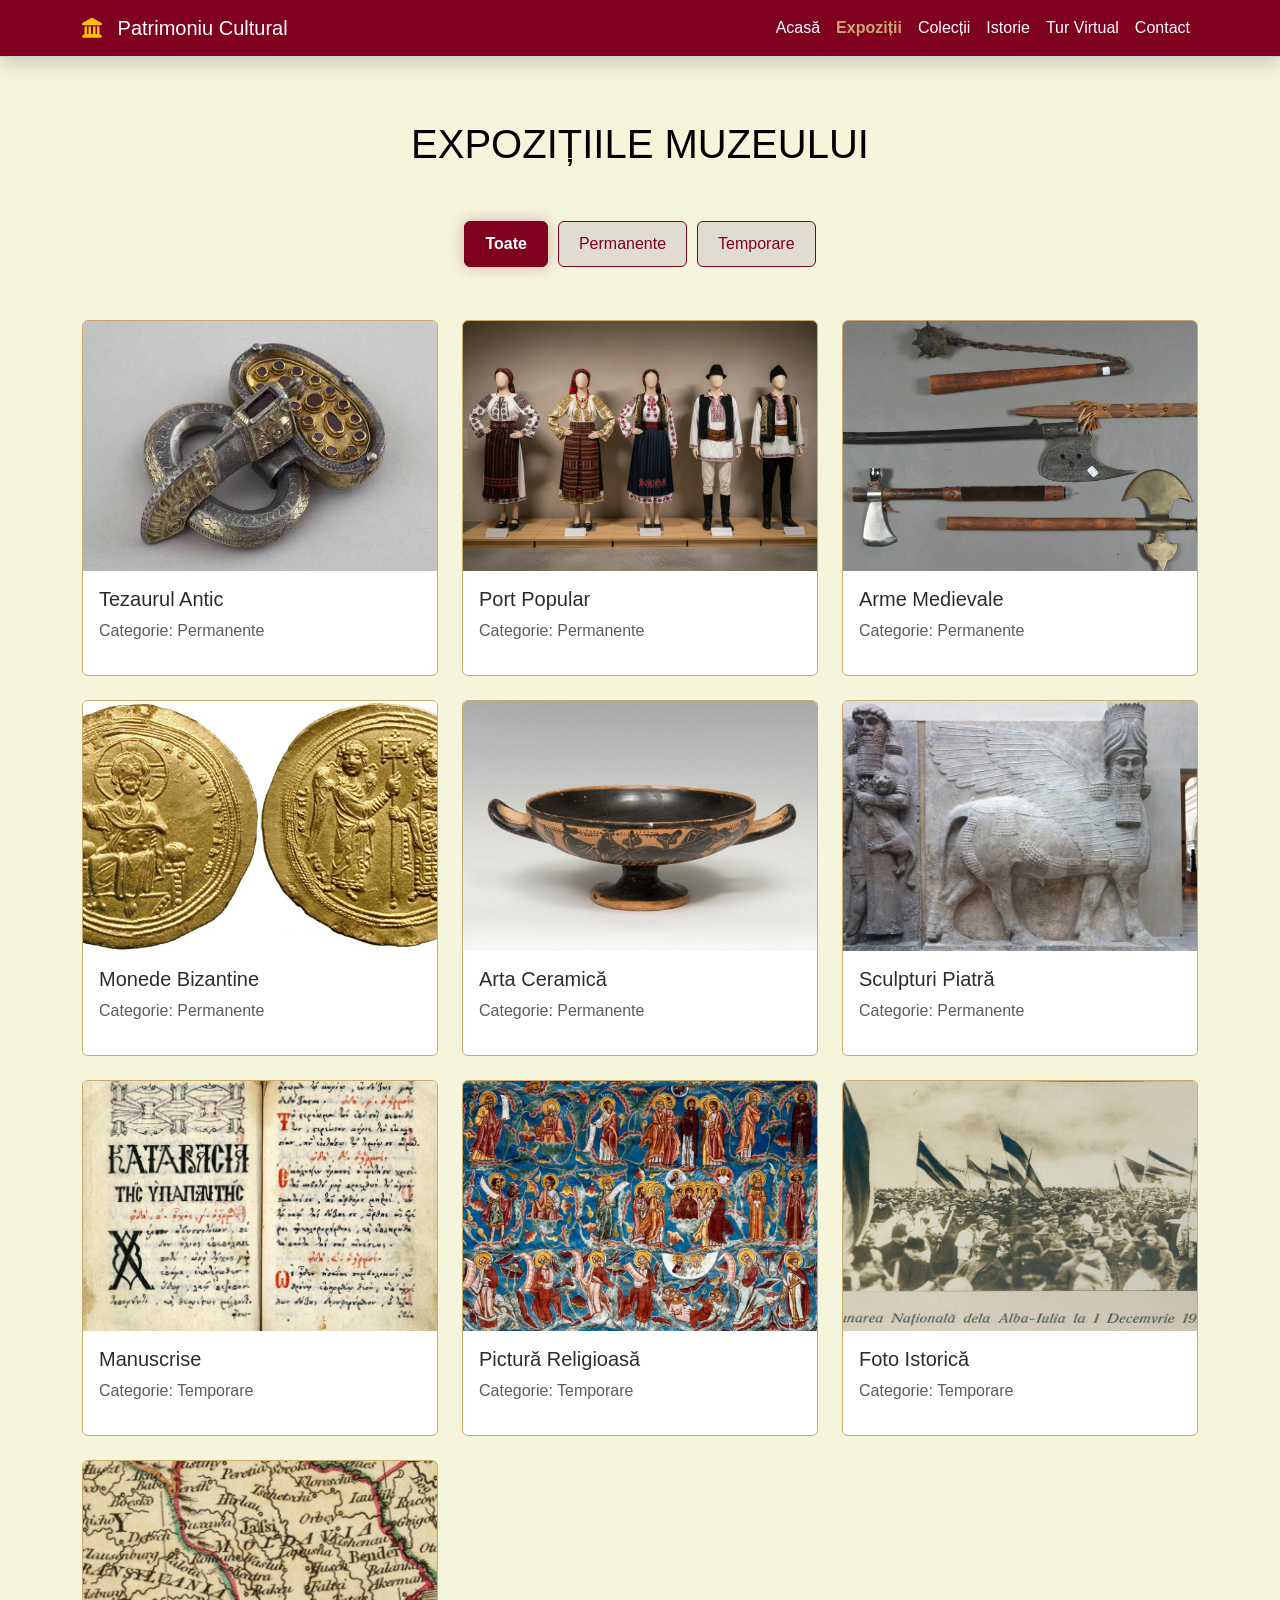
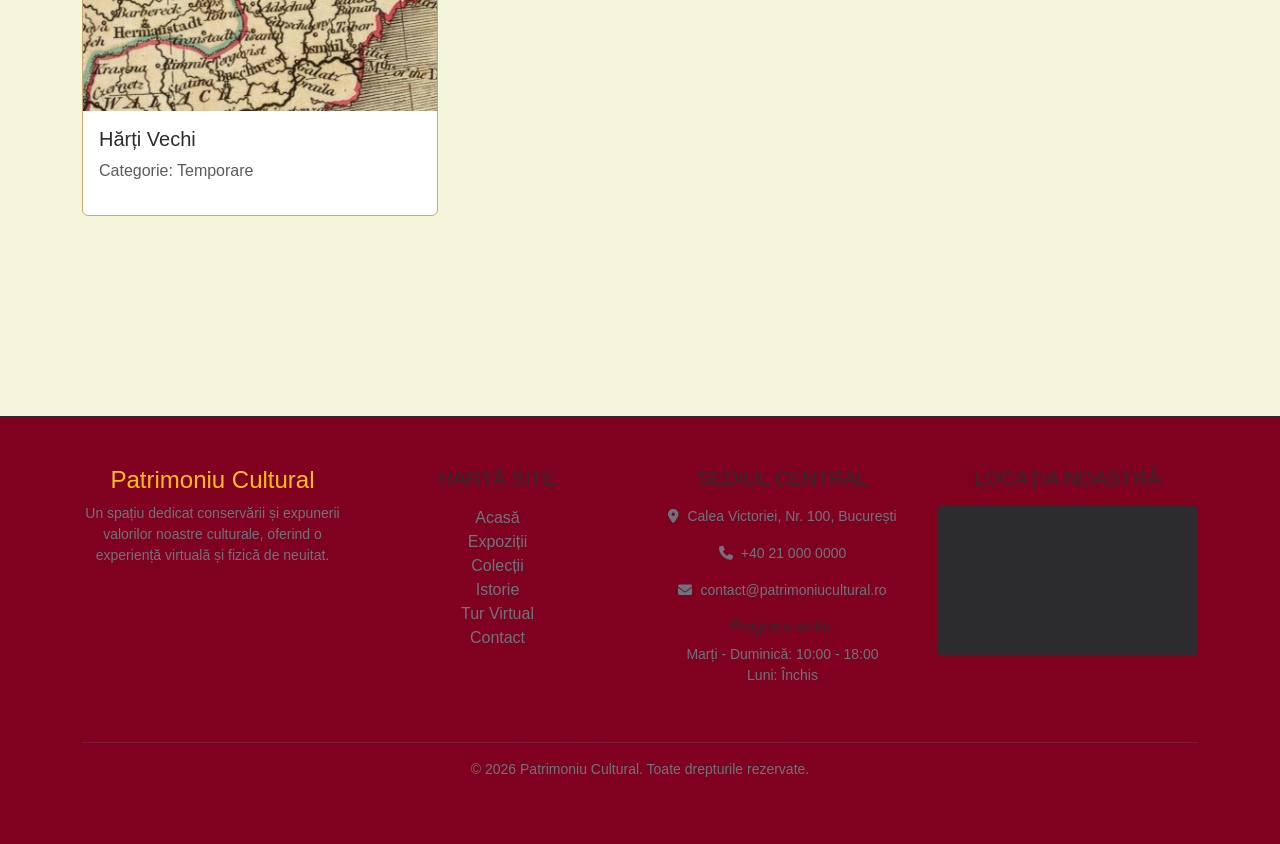
<file: exhibitions.html>
<!DOCTYPE html>
<html lang="ro">
<head>
    <meta charset="UTF-8">
    <meta name="viewport" content="width=device-width, initial-scale=1.0">
    <title>Expoziții | Patrimoniu Cultural</title>
    <link href="https://cdn.jsdelivr.net/npm/bootstrap@5.3.3/dist/css/bootstrap.min.css" rel="stylesheet">
    <link rel="stylesheet" href="https://cdnjs.cloudflare.com/ajax/libs/font-awesome/6.5.1/css/all.min.css">
    <link rel="stylesheet" href="css/css.css">
    
</head>
<body>

<nav class="navbar navbar-expand-lg navbar-dark fixed-top shadow">
    <div class="container">
        <a class="navbar-brand" href="index.html">
            <i class="fa-solid fa-landmark" style="color: #ffc107; margin-right: 10px;"></i> 
            Patrimoniu Cultural
        </a>
        
        <button class="navbar-toggler" type="button" data-bs-toggle="collapse" data-bs-target="#navbarNav">
            <span class="navbar-toggler-icon"></span>
        </button>

        <div class="collapse navbar-collapse" id="navbarNav">
            <ul class="navbar-nav ms-auto">
                <li class="nav-item"><a class="nav-link" href="index.html">Acasă</a></li>
                <li class="nav-item"><a class="nav-link active" href="exhibitions.html">Expoziții</a></li>
                <li class="nav-item"><a class="nav-link" href="collections.html">Colecții</a></li>
                <li class="nav-item"><a class="nav-link" href="history.html">Istorie</a></li>
                <li class="nav-item"><a class="nav-link" href="tur-virtual.html">Tur Virtual</a></li>
                <li class="nav-item"><a class="nav-link" href="contact.html">Contact</a></li>
            </ul>
        </div>
    </div>
</nav>

<div class="container" style="margin-top: 120px;">
    <h1 class="text-center mb-5 text-black">EXPOZIȚIILE MUZEULUI</h1>
    <div class="d-flex justify-content-center mb-5">
        <button class="btn btn-filter active" onclick="filtrare(this, 'toate')">Toate</button>
        <button class="btn btn-filter" onclick="filtrare(this, 'permanente')">Permanente</button>
        <button class="btn btn-filter" onclick="filtrare(this, 'temporare')">Temporare</button>
    </div>

    <div class="row g-4" id="grid-expozitii">
        <div class="col-md-4 expo-card-item" data-category="permanente"><div class="card h-100"><img src="img/1.webp" class="card-img-top" style="height:200px; object-fit:cover;"><div class="p-3"><h5>Tezaurul Antic</h5><p class="text-muted">Categorie: Permanente</p></div></div></div>
        <div class="col-md-4 expo-card-item" data-category="permanente"><div class="card h-100"><img src="img/2.webp" class="card-img-top" style="height:200px; object-fit:cover;"><div class="p-3"><h5>Port Popular</h5><p class="text-muted">Categorie: Permanente</p></div></div></div>
        <div class="col-md-4 expo-card-item" data-category="permanente"><div class="card h-100"><img src="img/7.webp" class="card-img-top" style="height:200px; object-fit:cover;"><div class="p-3"><h5>Arme Medievale</h5><p class="text-muted">Categorie: Permanente</p></div></div></div>
        <div class="col-md-4 expo-card-item" data-category="permanente"><div class="card h-100"><img src="img/8.jpg" class="card-img-top" style="height:200px; object-fit:cover;"><div class="p-3"><h5>Monede Bizantine</h5><p class="text-muted">Categorie: Permanente</p></div></div></div>
        <div class="col-md-4 expo-card-item" data-category="permanente"><div class="card h-100"><img src="img/9.jpg" class="card-img-top" style="height:200px; object-fit:cover;"><div class="p-3"><h5>Arta Ceramică</h5><p class="text-muted">Categorie: Permanente</p></div></div></div>
        <div class="col-md-4 expo-card-item" data-category="permanente"><div class="card h-100"><img src="img/10.jpg" class="card-img-top" style="height:200px; object-fit:cover;"><div class="p-3"><h5>Sculpturi Piatră</h5><p class="text-muted">Categorie: Permanente</p></div></div></div>
        <div class="col-md-4 expo-card-item" data-category="temporare"><div class="card h-100"><img src="img/11.jpg" class="card-img-top" style="height:200px; object-fit:cover;"><div class="p-3"><h5>Manuscrise</h5><p class="text-muted">Categorie: Temporare</p></div></div></div>
        <div class="col-md-4 expo-card-item" data-category="temporare"><div class="card h-100"><img src="img/12.jpg" class="card-img-top" style="height:200px; object-fit:cover;"><div class="p-3"><h5>Pictură Religioasă</h5><p class="text-muted">Categorie: Temporare</p></div></div></div>
        <div class="col-md-4 expo-card-item" data-category="temporare"><div class="card h-100"><img src="img/13.jpg" class="card-img-top" style="height:200px; object-fit:cover;"><div class="p-3"><h5>Foto Istorică</h5><p class="text-muted">Categorie: Temporare</p></div></div></div>
        <div class="col-md-4 expo-card-item" data-category="temporare"><div class="card h-100"><img src="img/14.jpg" class="card-img-top" style="height:200px; object-fit:cover;"><div class="p-3"><h5>Hărți Vechi</h5><p class="text-muted">Categorie: Temporare</p></div></div></div>
    </div>
</div>
<footer class="text-white py-5" style="background-color: #121212; border-top: 2px solid #2c2c2e; margin-top: 50px;">
    <div class="container">
        <div class="row">
            <!-- Coloana 1: Logo și Descriere -->
            <div class="col-md-3 mb-4">
                <h4 class="text-warning">Patrimoniu Cultural</h4>
                <p class="small text-secondary">Un spațiu dedicat conservării și expunerii valorilor noastre culturale, oferind o experiență virtuală și fizică de neuitat.</p>
            </div>

            <!-- Coloana 2: Harta Site -->
            <div class="col-md-3 mb-4">
                <h5 class="mb-3">HARTĂ SITE</h5>
                <ul class="list-unstyled">
                    <li><a href="index.html" class="text-decoration-none text-secondary">Acasă</a></li>
                    <li><a href="exhibitions.html" class="text-decoration-none text-secondary">Expoziții</a></li>
                    <li><a href="collections.html" class="text-decoration-none text-secondary">Colecții</a></li>
                    <li><a href="history.html" class="text-decoration-none text-secondary">Istorie</a></li>
                    <li><a href="virtual-tour.html" class="text-decoration-none text-secondary">Tur Virtual</a></li>
                    <li><a href="contact.html" class="text-decoration-none text-secondary">Contact</a></li>
                </ul>
            </div>

            <!-- Coloana 3: Informații conform image_09a301.png -->
            <div class="col-md-3 mb-4">
                <h5 class="mb-3">SEDIUL CENTRAL</h5>
                <p class="text-secondary small"><i class="fa-solid fa-location-dot me-2"></i>Calea Victoriei, Nr. 100, București</p>
                <p class="text-secondary small"><i class="fa-solid fa-phone me-2"></i>+40 21 000 0000</p>
                <p class="text-secondary small"><i class="fa-solid fa-envelope me-2"></i>contact@patrimoniucultural.ro</p>
                <h6 class="mt-3">Program vizite:</h6>
                <p class="text-secondary small">Marți - Duminică: 10:00 - 18:00<br>Luni: Închis</p>
            </div>

            <!-- Coloana 4: Locație -->
            <div class="col-md-3">
                <h5 class="mb-3">LOCAȚIA NOASTRĂ</h5>
                <div style="width: 100%; height: 150px; background-color: #2c2c2e; border-radius: 5px;">
                    <!-- Aici pui iframe-ul tău de la Google Maps -->
                    <iframe src="https://www.google.com/maps/embed?..." width="100%" height="100%" style="border:0;" allowfullscreen="" loading="lazy"></iframe>
                </div>
            </div>
        </div>
        <hr class="border-secondary">
        <p class="text-center text-secondary small">&copy; 2026 Patrimoniu Cultural. Toate drepturile rezervate.</p>
    </div>
</footer>
<script>
    function filtrare(btn, cat) {
        document.querySelectorAll('.btn-filter').forEach(b => b.classList.remove('active'));
        btn.classList.add('active');
        document.querySelectorAll('.expo-card-item').forEach(card => {
            card.style.display = (cat === 'toate' || card.getAttribute('data-category') === cat) ? 'block' : 'none';
        });
    }
</script>
<script src="https://cdn.jsdelivr.net/npm/bootstrap@5.3.3/dist/js/bootstrap.bundle.min.js"></script>

</body>
</html>
</file>
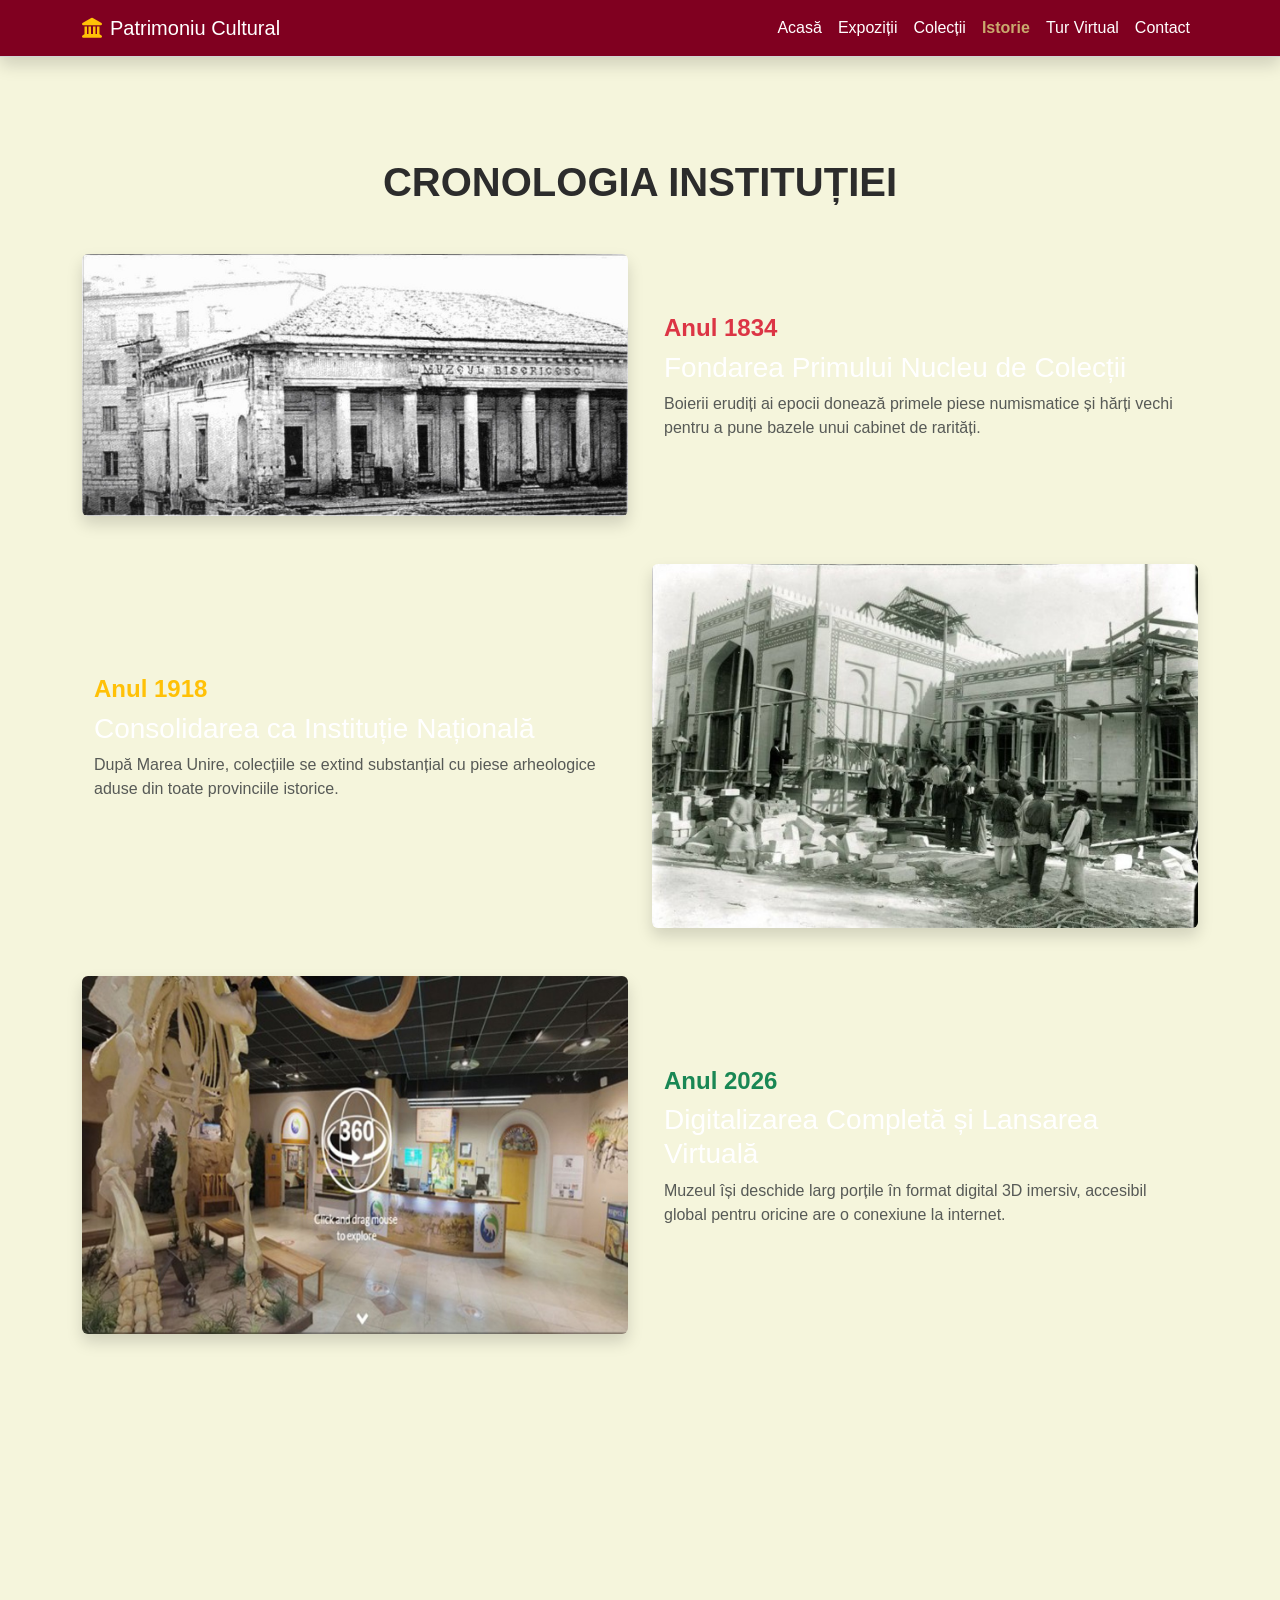
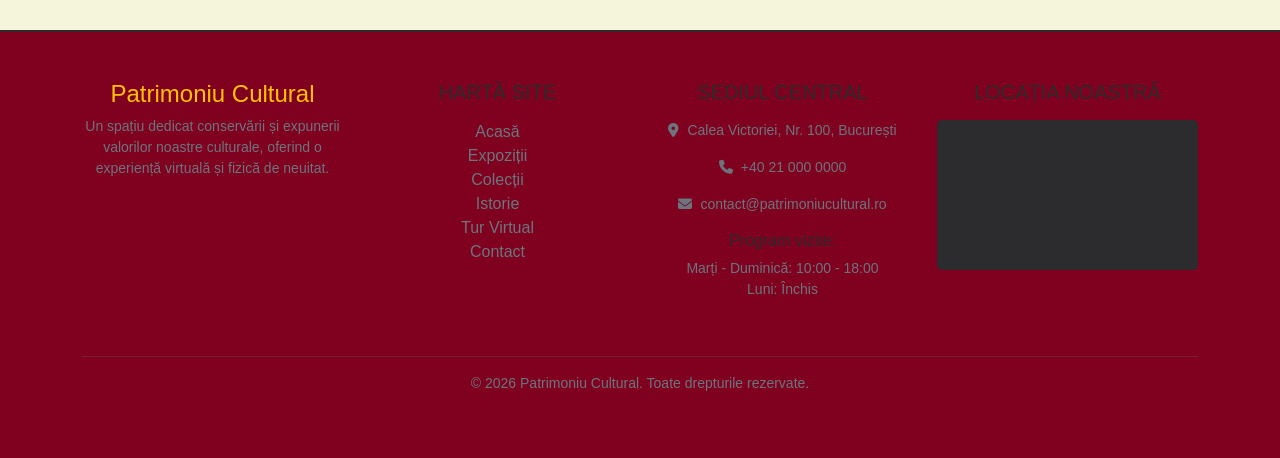
<file: history.html>
<!DOCTYPE html>
<html lang="ro">
<head>
    <meta charset="UTF-8">
    <meta name="viewport" content="width=device-width, initial-scale=1.0">
    <title>Istorie | Muzeul Virtual</title>
    <link href="https://cdn.jsdelivr.net/npm/bootstrap@5.3.3/dist/css/bootstrap.min.css" rel="stylesheet">
    <link rel="stylesheet" href="https://cdnjs.cloudflare.com/ajax/libs/font-awesome/6.5.1/css/all.min.css">
    <link rel="stylesheet" href="css/css.css">
</head>
<body>

    <nav class="navbar navbar-expand-lg navbar-dark fixed-top shadow">
        <div class="container">
            <a class="navbar-brand" href="index.html"><i class="fa-solid fa-landmark me-2 text-warning"></i>Patrimoniu Cultural</a>
            <button class="navbar-toggler" type="button" data-bs-toggle="collapse" data-bs-target="#navbarNav"><span class="navbar-toggler-icon"></span></button>
            <div class="collapse navbar-collapse" id="navbarNav">
                <ul class="navbar-nav ms-auto">
                    <li class="nav-item"><a class="nav-link" href="index.html">Acasă</a></li>
                    <li class="nav-item"><a class="nav-link" href="exhibitions.html">Expoziții</a></li>
                    <li class="nav-item"><a class="nav-link" href="collections.html">Colecții</a></li>
                    <li class="nav-item"><a class="nav-link active" href="history.html">Istorie</a></li>
                    <li class="nav-item"><a class="nav-link" href="virtual-tour.html">Tur Virtual</a></li>
                    <li class="nav-item"><a class="nav-link" href="contact.html">Contact</a></li>
                </ul>
            </div>
        </div>
    </nav>

   <main style="margin-top: 110px;">
    <div class="container py-5">
        <h1 class="text-center mb-5 text-uppercase fw-bold" style="color: #ffffff;">Cronologia Instituției</h1>

        <div class="row align-items-center mb-5">
            <div class="col-md-6">
                <img src="img/4.jpg" class="img-fluid rounded shadow" alt="1834">
            </div>
            <div class="col-md-6 p-4">
                <h4 class="text-danger fw-bold">Anul 1834</h4>
                <h3 class="text-white">Fondarea Primului Nucleu de Colecții</h3>
                <p class="text-muted">Boierii erudiți ai epocii donează primele piese numismatice și hărți vechi pentru a pune bazele unui cabinet de rarități.</p>
            </div>
        </div>

        <div class="row align-items-center mb-5 flex-md-row-reverse">
            <div class="col-md-6">
                <img src="img/6.jpg" class="img-fluid rounded shadow" alt="1918">
            </div>
            <div class="col-md-6 p-4">
                <h4 class="text-warning fw-bold">Anul 1918</h4>
                <h3 class="text-white">Consolidarea ca Instituție Națională</h3>
                <p class="text-muted">După Marea Unire, colecțiile se extind substanțial cu piese arheologice aduse din toate provinciile istorice.</p>
            </div>
        </div>

        <div class="row align-items-center mb-5">
            <div class="col-md-6">
                <img src="img/5.jpg" class="img-fluid rounded shadow" alt="2026">
            </div>
            <div class="col-md-6 p-4">
                <h4 class="text-success fw-bold">Anul 2026</h4>
                <h3 class="text-white">Digitalizarea Completă și Lansarea Virtuală</h3>
                <p class="text-muted">Muzeul își deschide larg porțile în format digital 3D imersiv, accesibil global pentru oricine are o conexiune la internet.</p>
            </div>
        </div>
    </div>
</main>

   <footer class="text-white py-5" style="background-color: #121212; border-top: 2px solid #2c2c2e; margin-top: 50px;">
    <div class="container">
        <div class="row">
            <!-- Coloana 1: Logo și Descriere -->
            <div class="col-md-3 mb-4">
                <h4 class="text-warning">Patrimoniu Cultural</h4>
                <p class="small text-secondary">Un spațiu dedicat conservării și expunerii valorilor noastre culturale, oferind o experiență virtuală și fizică de neuitat.</p>
            </div>

            <!-- Coloana 2: Harta Site -->
            <div class="col-md-3 mb-4">
                <h5 class="mb-3">HARTĂ SITE</h5>
                <ul class="list-unstyled">
                    <li><a href="index.html" class="text-decoration-none text-secondary">Acasă</a></li>
                    <li><a href="exhibitions.html" class="text-decoration-none text-secondary">Expoziții</a></li>
                    <li><a href="collections.html" class="text-decoration-none text-secondary">Colecții</a></li>
                    <li><a href="history.html" class="text-decoration-none text-secondary">Istorie</a></li>
                    <li><a href="virtual-tour.html" class="text-decoration-none text-secondary">Tur Virtual</a></li>
                    <li><a href="contact.html" class="text-decoration-none text-secondary">Contact</a></li>
                </ul>
            </div>

            <!-- Coloana 3: Informații conform image_09a301.png -->
            <div class="col-md-3 mb-4">
                <h5 class="mb-3">SEDIUL CENTRAL</h5>
                <p class="text-secondary small"><i class="fa-solid fa-location-dot me-2"></i>Calea Victoriei, Nr. 100, București</p>
                <p class="text-secondary small"><i class="fa-solid fa-phone me-2"></i>+40 21 000 0000</p>
                <p class="text-secondary small"><i class="fa-solid fa-envelope me-2"></i>contact@patrimoniucultural.ro</p>
                <h6 class="mt-3">Program vizite:</h6>
                <p class="text-secondary small">Marți - Duminică: 10:00 - 18:00<br>Luni: Închis</p>
            </div>

            <!-- Coloana 4: Locație -->
            <div class="col-md-3">
                <h5 class="mb-3">LOCAȚIA NOASTRĂ</h5>
                <div style="width: 100%; height: 150px; background-color: #2c2c2e; border-radius: 5px;">
                    <!-- Aici pui iframe-ul tău de la Google Maps -->
                    <iframe src="https://www.google.com/maps/embed?..." width="100%" height="100%" style="border:0;" allowfullscreen="" loading="lazy"></iframe>
                </div>
            </div>
        </div>
        <hr class="border-secondary">
        <p class="text-center text-secondary small">&copy; 2026 Patrimoniu Cultural. Toate drepturile rezervate.</p>
    </div>
</footer>

    <script src="https://cdn.jsdelivr.net/npm/bootstrap@5.3.3/dist/js/bootstrap.bundle.min.js"></script>
    <script src="js/main.js"></script>
</body>
</html>
</file>
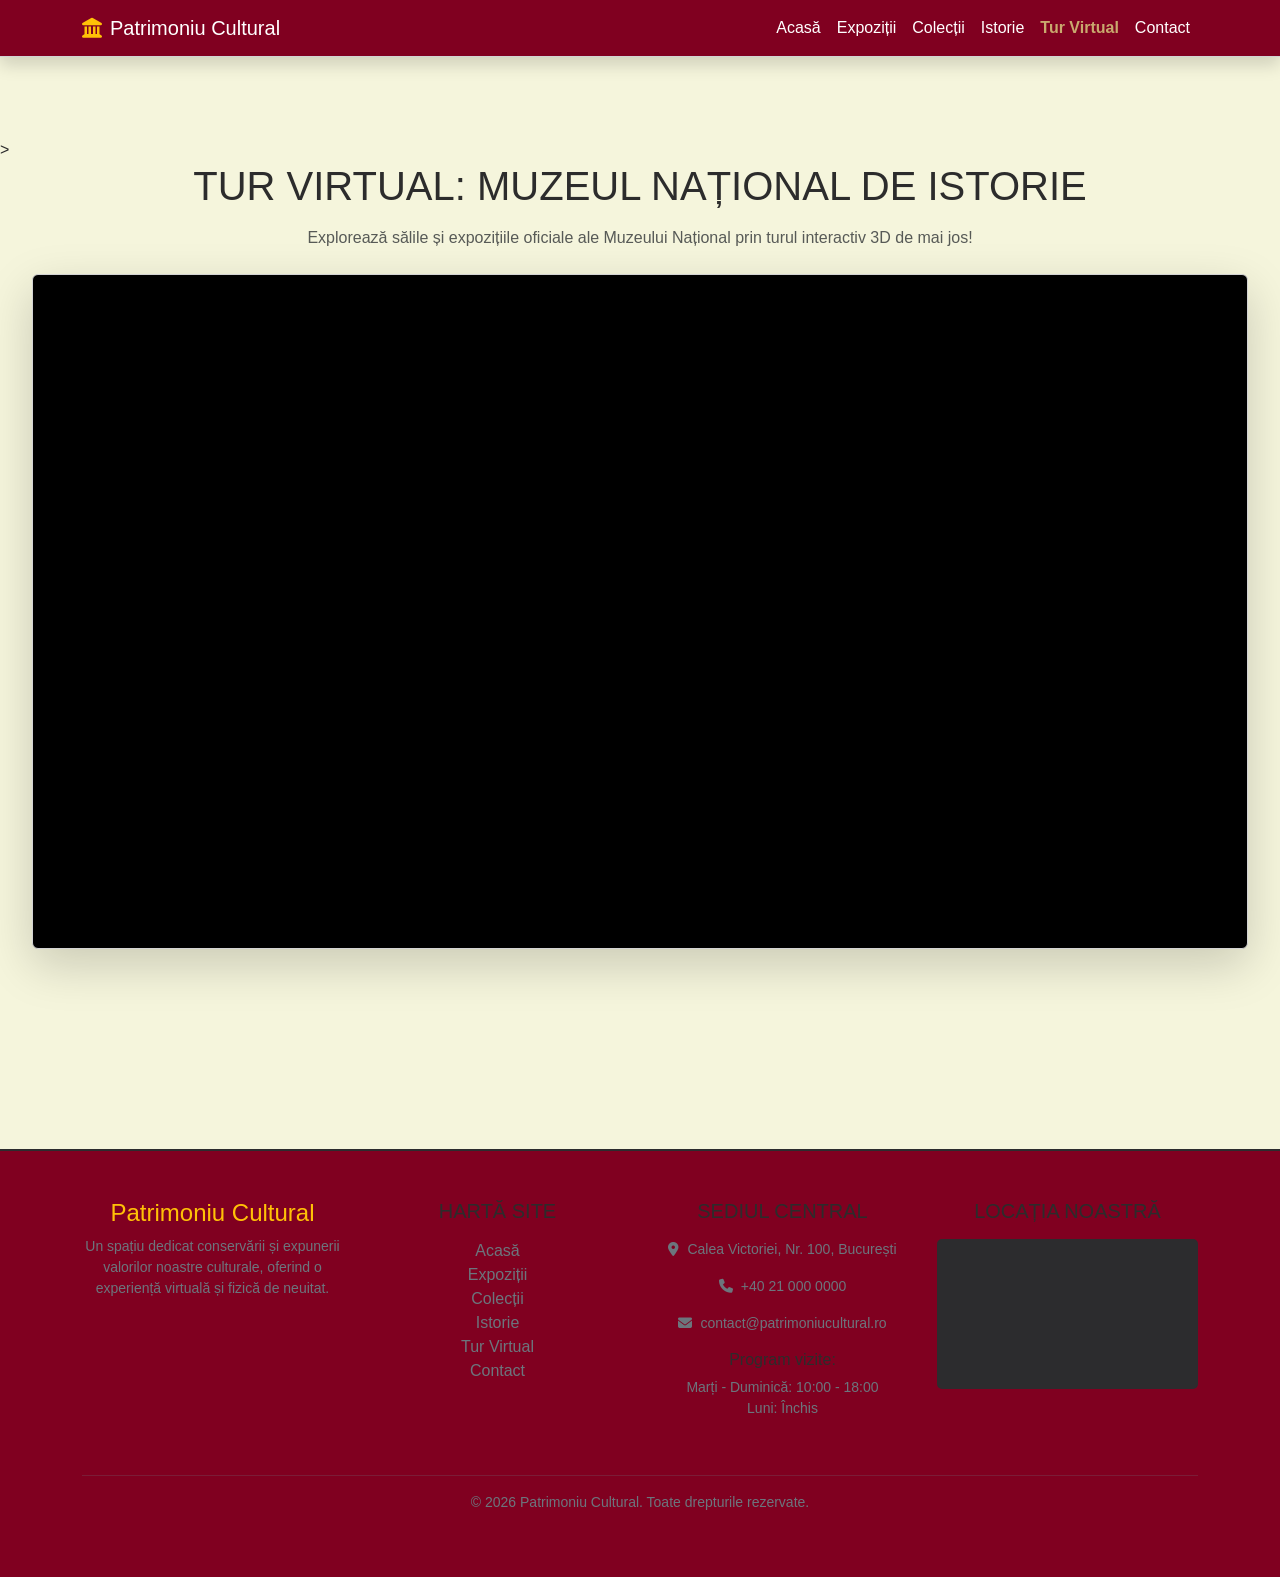
<file: virtual-tour.html>
<!DOCTYPE html>
<html lang="ro">
<head>
    <meta charset="UTF-8">
    <meta name="viewport" content="width=device-width, initial-scale=1.0">
    <title>Tur Virtual | Patrimoniu Cultural</title>
    
    <link href="https://cdn.jsdelivr.net/npm/bootstrap@5.3.3/dist/css/bootstrap.min.css" rel="stylesheet">
    <link rel="stylesheet" href="https://cdnjs.cloudflare.com/ajax/libs/font-awesome/6.5.1/css/all.min.css">
    
    <link rel="stylesheet" href="css/css.css">
</head>
<body>

    <nav class="navbar navbar-expand-lg navbar-dark fixed-top shadow">
        <div class="container">
            <a class="navbar-brand" href="index.html">
                <i class="fa-solid fa-landmark me-2 text-warning"></i>Patrimoniu Cultural
            </a>
            <button class="navbar-toggler" type="button" data-bs-toggle="collapse" data-bs-target="#navbarNav">
                <span class="navbar-toggler-icon"></span>
            </button>
            <div class="collapse navbar-collapse" id="navbarNav">
                <ul class="navbar-nav ms-auto">
                    <li class="nav-item"><a class="nav-link" href="index.html">Acasă</a></li>
                    <li class="nav-item"><a class="nav-link" href="exhibitions.html">Expoziții</a></li>
                    <li class="nav-item"><a class="nav-link" href="collections.html">Colecții</a></li>
                    <li class="nav-item"><a class="nav-link" href="history.html">Istorie</a></li>
                    <li class="nav-item"><a class="nav-link active" href="virtual-tour.html">Tur Virtual</a></li>
                    <li class="nav-item"><a class="nav-link" href="contact.html">Contact</a></li>
                </ul>
            </div>
        </div>
    </nav>

    <main class="main-content">
        <div class="container py-4"style="margin-top: 90px; text-align: center; padding: 20px;"></div>>
            <h1 class="text-center mb-3 text-uppercase main-title">
                Tur Virtual: Muzeul Național de Istorie
            </h1>
            <p class="text-center text-muted mb-4 col-md-8 mx-auto">
                Explorează sălile și expozițiile oficiale ale Muzeului Național prin turul interactiv 3D de mai jos!
            </p>
            
            <div class="mx-auto rounded museum-container shadow-lg">
                <iframe id="iframe-muzeu" src="https://www.nationalmuseum.md/3Dtur-muzeu/index.html" allowfullscreen></iframe>
            </div>
        </div>
    </main>
<footer class="text-white py-5" style="background-color: #121212; border-top: 2px solid #2c2c2e; margin-top: 50px;">
    <div class="container">
        <div class="row">
            <!-- Coloana 1: Logo și Descriere -->
            <div class="col-md-3 mb-4">
                <h4 class="text-warning">Patrimoniu Cultural</h4>
                <p class="small text-secondary">Un spațiu dedicat conservării și expunerii valorilor noastre culturale, oferind o experiență virtuală și fizică de neuitat.</p>
            </div>

            <!-- Coloana 2: Harta Site -->
            <div class="col-md-3 mb-4">
                <h5 class="mb-3">HARTĂ SITE</h5>
                <ul class="list-unstyled">
                    <li><a href="index.html" class="text-decoration-none text-secondary">Acasă</a></li>
                    <li><a href="exhibitions.html" class="text-decoration-none text-secondary">Expoziții</a></li>
                    <li><a href="collections.html" class="text-decoration-none text-secondary">Colecții</a></li>
                    <li><a href="history.html" class="text-decoration-none text-secondary">Istorie</a></li>
                    <li><a href="virtual-tour.html" class="text-decoration-none text-secondary">Tur Virtual</a></li>
                    <li><a href="contact.html" class="text-decoration-none text-secondary">Contact</a></li>
                </ul>
            </div>

            <!-- Coloana 3: Informații conform image_09a301.png -->
            <div class="col-md-3 mb-4">
                <h5 class="mb-3">SEDIUL CENTRAL</h5>
                <p class="text-secondary small"><i class="fa-solid fa-location-dot me-2"></i>Calea Victoriei, Nr. 100, București</p>
                <p class="text-secondary small"><i class="fa-solid fa-phone me-2"></i>+40 21 000 0000</p>
                <p class="text-secondary small"><i class="fa-solid fa-envelope me-2"></i>contact@patrimoniucultural.ro</p>
                <h6 class="mt-3">Program vizite:</h6>
                <p class="text-secondary small">Marți - Duminică: 10:00 - 18:00<br>Luni: Închis</p>
            </div>

            <!-- Coloana 4: Locație -->
            <div class="col-md-3">
                <h5 class="mb-3">LOCAȚIA NOASTRĂ</h5>
                <div style="width: 100%; height: 150px; background-color: #2c2c2e; border-radius: 5px;">
                    <!-- Aici pui iframe-ul tău de la Google Maps -->
                    <iframe src="https://www.google.com/maps/embed?..." width="100%" height="100%" style="border:0;" allowfullscreen="" loading="lazy"></iframe>
                </div>
            </div>
        </div>
        <hr class="border-secondary">
        <p class="text-center text-secondary small">&copy; 2026 Patrimoniu Cultural. Toate drepturile rezervate.</p>
    </div>
</footer>
    <script src="https://cdn.jsdelivr.net/npm/bootstrap@5.3.3/dist/js/bootstrap.bundle.min.js"></script>
</body>
</html>
</file>
<file: css/css.css>
/* --- SETĂRI CULORI CONFORM CERINȚEI (Bordo, Auriu, Bej) --- */
:root {
    --bg-dark: #f5f5dc;           /* Bej fundal */
    --bg-card: #ffffff;           /* Alb card */
    --text-main: #2c2c2c;         /* Text închis */
    --text-muted: #6c757d;
    --accent-gold: #C9A96E;       /* Auriu */
    --bordo: #800020;             /* Bordo */
    --border-neutral: #d3d3d3;
}

body {
    background-color: var(--bg-dark) !important;
    color: var(--text-main) !important;
    font-family: sans-serif;
}

/* --- NAVBAR --- */
.navbar {
    background-color: var(--bordo) !important;
    border-bottom: 1px solid var(--border-neutral) !important;
}
.navbar-brand, .nav-link { color: #ffffff !important; }
.nav-link.active { color: var(--accent-gold) !important; font-weight: bold; }

/* --- CARDURI ȘI ELEMENTE --- */
.card, .bg-light, .bg-white {
    background-color: var(--bg-card) !important;
    border: 1px solid var(--accent-gold) !important;
    color: var(--text-main) !important;
}

/* --- PAGINA CONTACT & FORMULAR --- */
.form-label, h1, h4, h5, h6, p, span, label, .small.text-muted { 
    color: var(--text-main) !important; 
}

.form-control {
    background-color: #fff !important;
    color: #000 !important;
    border: 1px solid var(--bordo) !important;
}

.btn-gold {
    background-color: var(--accent-gold) !important;
    color: #000 !important;
    font-weight: bold;
}
.btn-gold:hover { background-color: #b5955e !important; }

/* --- TUR VIRTUAL --- */
.museum-container {
    width: 95%;
    height: 75vh;
    margin: 20px auto;
    border: 1px solid var(--border-neutral);
    border-radius: 8px;
    background-color: #000;
    overflow: hidden;
    position: relative;
}
#iframe-muzeu {
    width: 100%;
    height: 100%;
    border: none;
    display: block;
}
.text-section-title {
    margin-top: 90px;
    margin-bottom: 20px;
    text-align: center;
}

/* --- BUTOANE FILTRU --- */
.btn-filter, .filter-btn {
    background-color: #e0dcd0 !important;
    color: var(--bordo) !important;
    border: 1px solid var(--bordo) !important;
    padding: 10px 20px !important;
    margin: 5px !important;
    transition: 0.3s !important;
}
.btn-filter.active, .filter-btn.active {
    background-color: var(--bordo) !important;
    color: #ffffff !important;
    font-weight: bold !important;
    box-shadow: 0 0 15px rgba(128, 0, 32, 0.3) !important;
}

/* --- FOOTER --- */
footer {
    margin-top: 200px !important; 
    padding: 40px !important;
    background-color: var(--bordo) !important;
    color: #ffffff !important;
    text-align: center !important;
}
/* --- ALINIERE POZE MUZEU --- */
.card-img-top {
    height: 250px !important; 
    width: 100% !important; 
    object-fit: cover !important; 
    object-position: center !important;
}

/* Opțional: Setează și înălțimea cardului pentru a fi toate egale */
.card {
    height: 100% !important;
}
</file>
